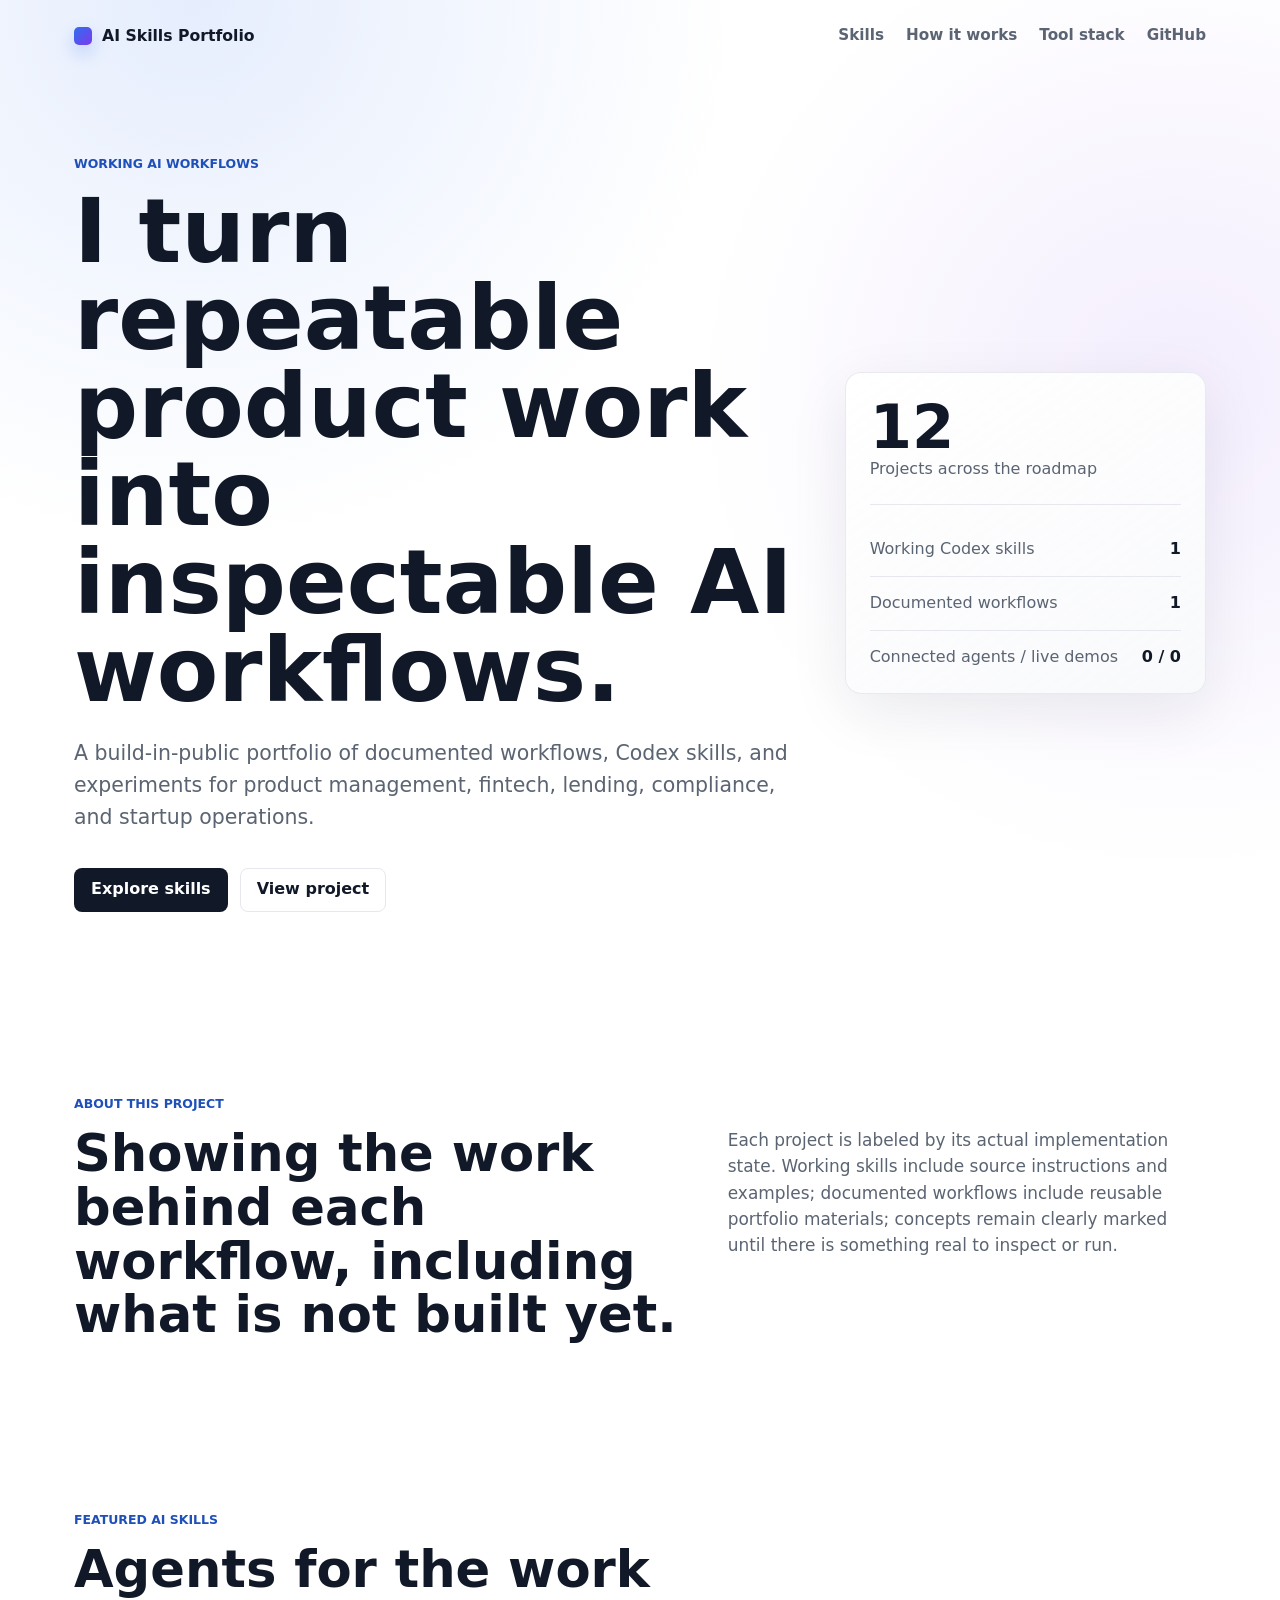
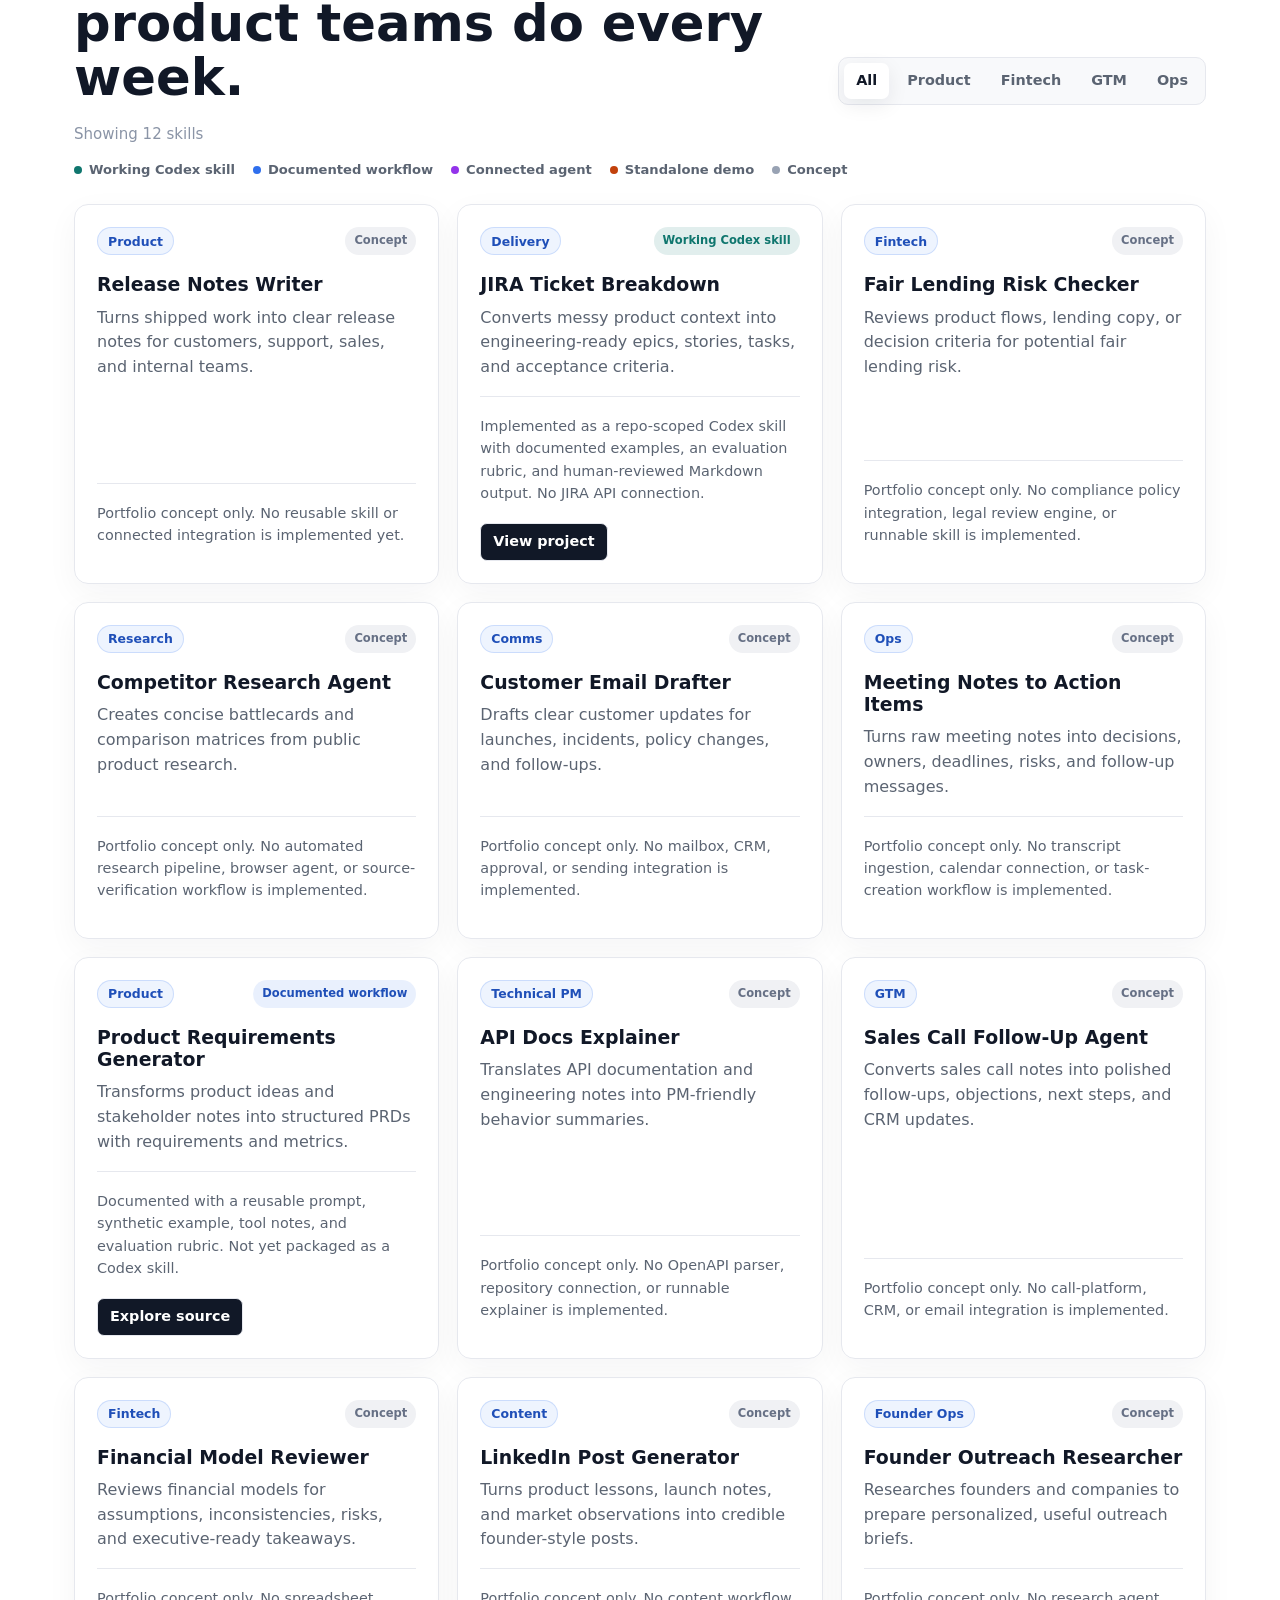
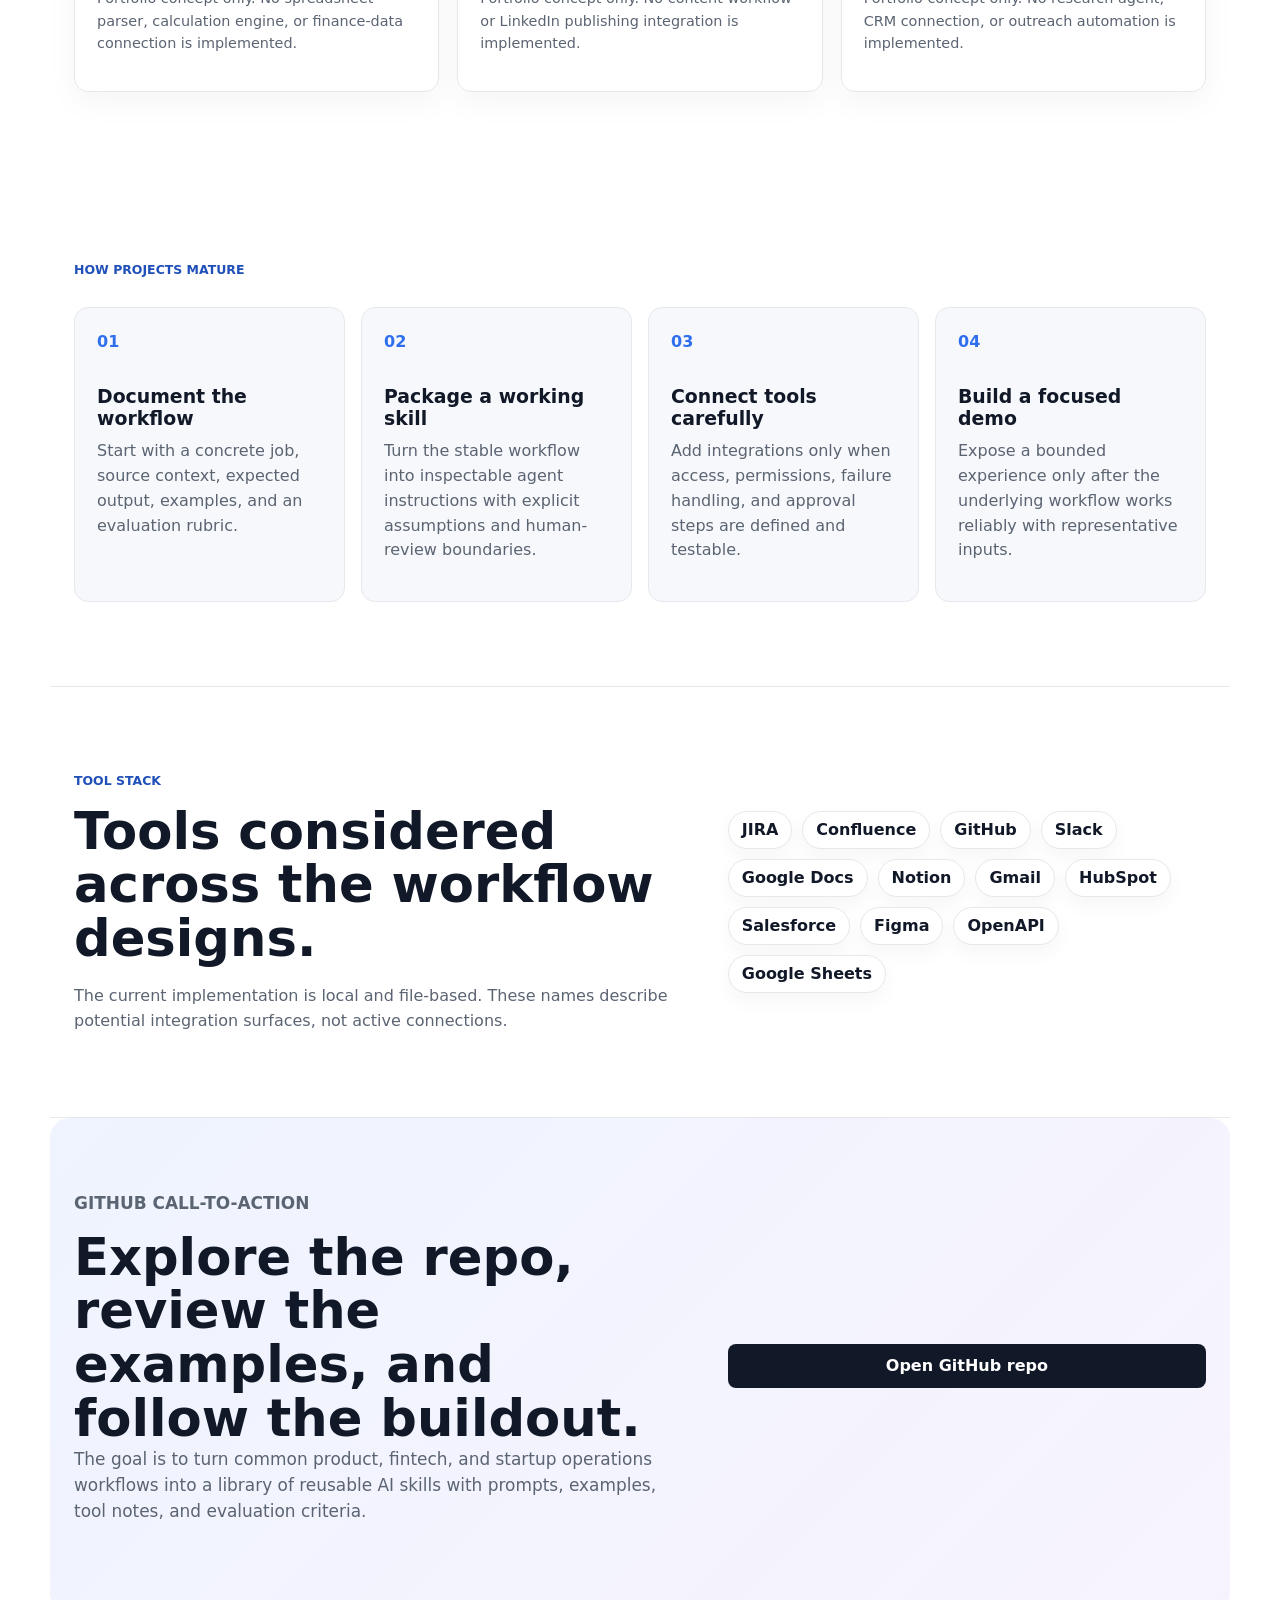
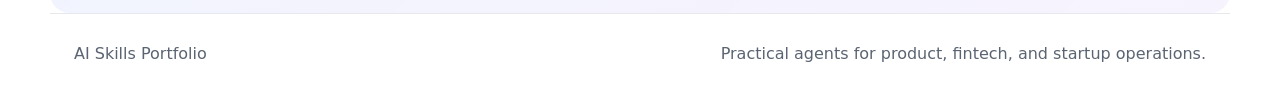
<file: portfolio-site/index.html>
<!DOCTYPE html>
<html lang="en">
<head>
  <meta charset="UTF-8">
  <meta name="viewport" content="width=device-width, initial-scale=1.0">
  <title>AI Skills Portfolio</title>
  <meta name="description" content="Working AI workflows, Codex skills, and product operations experiments for product, fintech, and startup teams.">
  <link rel="stylesheet" href="styles.css">
</head>
<body>
  <header class="site-header">
    <nav class="nav" aria-label="Primary navigation">
      <a class="brand" href="index.html">
        <span class="brand-mark" aria-hidden="true"></span>
        AI Skills Portfolio
      </a>
      <div class="nav-links">
        <a href="#skills">Skills</a>
        <a href="#how-it-works">How it works</a>
        <a href="#stack">Tool stack</a>
        <a href="#github">GitHub</a>
      </div>
    </nav>

    <section class="hero">
      <div class="hero-copy">
        <p class="eyebrow">Working AI workflows</p>
        <h1>I turn repeatable product work into inspectable AI workflows.</h1>
        <p class="subtitle">
          A build-in-public portfolio of documented workflows, Codex skills, and experiments for
          product management, fintech, lending, compliance, and startup operations.
        </p>
        <div class="hero-actions">
          <a class="button primary" href="#skills">Explore skills</a>
          <a class="button secondary" href="#github">View project</a>
        </div>
      </div>

      <aside class="hero-panel" aria-label="Portfolio summary">
        <div class="panel-stat">
          <span>12</span>
          <p>Projects across the roadmap</p>
        </div>
        <div class="panel-row">
          <span>Working Codex skills</span>
          <strong>1</strong>
        </div>
        <div class="panel-row">
          <span>Documented workflows</span>
          <strong>1</strong>
        </div>
        <div class="panel-row">
          <span>Connected agents / live demos</span>
          <strong>0 / 0</strong>
        </div>
      </aside>
    </section>
  </header>

  <main>
    <section class="section intro" id="about">
      <p class="eyebrow">About this project</p>
      <div class="split">
        <h2>Showing the work behind each workflow, including what is not built yet.</h2>
        <p>
          Each project is labeled by its actual implementation state. Working skills include source
          instructions and examples; documented workflows include reusable portfolio materials;
          concepts remain clearly marked until there is something real to inspect or run.
        </p>
      </div>
    </section>

    <section class="section" id="skills">
      <div class="section-heading">
        <div>
          <p class="eyebrow">Featured AI skills</p>
          <h2>Agents for the work product teams do every week.</h2>
        </div>
        <div class="filters" aria-label="Skill filters">
          <button class="filter-button active" type="button" data-filter="all">All</button>
          <button class="filter-button" type="button" data-filter="product">Product</button>
          <button class="filter-button" type="button" data-filter="fintech">Fintech</button>
          <button class="filter-button" type="button" data-filter="go-to-market">GTM</button>
          <button class="filter-button" type="button" data-filter="operations">Ops</button>
        </div>
      </div>

      <div class="skill-count" aria-live="polite">
        Showing <span id="visible-count">12</span> skills
      </div>

      <div class="status-legend" aria-label="Implementation status legend">
        <span><i class="status-dot status-skill"></i> Working Codex skill</span>
        <span><i class="status-dot status-documented"></i> Documented workflow</span>
        <span><i class="status-dot status-connected"></i> Connected agent</span>
        <span><i class="status-dot status-demo"></i> Standalone demo</span>
        <span><i class="status-dot status-concept"></i> Concept</span>
      </div>

      <div class="skill-grid">
        <article class="skill-card" data-category="product">
          <div class="card-meta">
            <span class="tag">Product</span>
            <span class="status-badge status-concept">Concept</span>
          </div>
          <h3>Release Notes Writer</h3>
          <p>Turns shipped work into clear release notes for customers, support, sales, and internal teams.</p>
          <p class="implementation-note">Portfolio concept only. No reusable skill or connected integration is implemented yet.</p>
        </article>

        <article class="skill-card" data-category="product operations">
          <div class="card-meta">
            <span class="tag">Delivery</span>
            <span class="status-badge status-skill">Working Codex skill</span>
          </div>
          <h3>JIRA Ticket Breakdown</h3>
          <p>Converts messy product context into engineering-ready epics, stories, tasks, and acceptance criteria.</p>
          <p class="implementation-note">Implemented as a repo-scoped Codex skill with documented examples, an evaluation rubric, and human-reviewed Markdown output. No JIRA API connection.</p>
          <a class="card-action" href="projects/jira-ticket-breakdown.html">View project</a>
        </article>

        <article class="skill-card" data-category="fintech operations">
          <div class="card-meta">
            <span class="tag">Fintech</span>
            <span class="status-badge status-concept">Concept</span>
          </div>
          <h3>Fair Lending Risk Checker</h3>
          <p>Reviews product flows, lending copy, or decision criteria for potential fair lending risk.</p>
          <p class="implementation-note">Portfolio concept only. No compliance policy integration, legal review engine, or runnable skill is implemented.</p>
        </article>

        <article class="skill-card" data-category="product go-to-market">
          <div class="card-meta">
            <span class="tag">Research</span>
            <span class="status-badge status-concept">Concept</span>
          </div>
          <h3>Competitor Research Agent</h3>
          <p>Creates concise battlecards and comparison matrices from public product research.</p>
          <p class="implementation-note">Portfolio concept only. No automated research pipeline, browser agent, or source-verification workflow is implemented.</p>
        </article>

        <article class="skill-card" data-category="operations go-to-market">
          <div class="card-meta">
            <span class="tag">Comms</span>
            <span class="status-badge status-concept">Concept</span>
          </div>
          <h3>Customer Email Drafter</h3>
          <p>Drafts clear customer updates for launches, incidents, policy changes, and follow-ups.</p>
          <p class="implementation-note">Portfolio concept only. No mailbox, CRM, approval, or sending integration is implemented.</p>
        </article>

        <article class="skill-card" data-category="operations product">
          <div class="card-meta">
            <span class="tag">Ops</span>
            <span class="status-badge status-concept">Concept</span>
          </div>
          <h3>Meeting Notes to Action Items</h3>
          <p>Turns raw meeting notes into decisions, owners, deadlines, risks, and follow-up messages.</p>
          <p class="implementation-note">Portfolio concept only. No transcript ingestion, calendar connection, or task-creation workflow is implemented.</p>
        </article>

        <article class="skill-card" data-category="product">
          <div class="card-meta">
            <span class="tag">Product</span>
            <span class="status-badge status-documented">Documented workflow</span>
          </div>
          <h3>Product Requirements Generator</h3>
          <p>Transforms product ideas and stakeholder notes into structured PRDs with requirements and metrics.</p>
          <p class="implementation-note">Documented with a reusable prompt, synthetic example, tool notes, and evaluation rubric. Not yet packaged as a Codex skill.</p>
          <a class="card-action" href="https://github.com/elspringer70/ai-skills-portfolio/tree/main/skills/prd-drafting-agent">Explore source</a>
        </article>

        <article class="skill-card" data-category="product fintech">
          <div class="card-meta">
            <span class="tag">Technical PM</span>
            <span class="status-badge status-concept">Concept</span>
          </div>
          <h3>API Docs Explainer</h3>
          <p>Translates API documentation and engineering notes into PM-friendly behavior summaries.</p>
          <p class="implementation-note">Portfolio concept only. No OpenAPI parser, repository connection, or runnable explainer is implemented.</p>
        </article>

        <article class="skill-card" data-category="go-to-market operations">
          <div class="card-meta">
            <span class="tag">GTM</span>
            <span class="status-badge status-concept">Concept</span>
          </div>
          <h3>Sales Call Follow-Up Agent</h3>
          <p>Converts sales call notes into polished follow-ups, objections, next steps, and CRM updates.</p>
          <p class="implementation-note">Portfolio concept only. No call-platform, CRM, or email integration is implemented.</p>
        </article>

        <article class="skill-card" data-category="fintech">
          <div class="card-meta">
            <span class="tag">Fintech</span>
            <span class="status-badge status-concept">Concept</span>
          </div>
          <h3>Financial Model Reviewer</h3>
          <p>Reviews financial models for assumptions, inconsistencies, risks, and executive-ready takeaways.</p>
          <p class="implementation-note">Portfolio concept only. No spreadsheet parser, calculation engine, or finance-data connection is implemented.</p>
        </article>

        <article class="skill-card" data-category="go-to-market">
          <div class="card-meta">
            <span class="tag">Content</span>
            <span class="status-badge status-concept">Concept</span>
          </div>
          <h3>LinkedIn Post Generator</h3>
          <p>Turns product lessons, launch notes, and market observations into credible founder-style posts.</p>
          <p class="implementation-note">Portfolio concept only. No content workflow or LinkedIn publishing integration is implemented.</p>
        </article>

        <article class="skill-card" data-category="go-to-market operations">
          <div class="card-meta">
            <span class="tag">Founder Ops</span>
            <span class="status-badge status-concept">Concept</span>
          </div>
          <h3>Founder Outreach Researcher</h3>
          <p>Researches founders and companies to prepare personalized, useful outreach briefs.</p>
          <p class="implementation-note">Portfolio concept only. No research agent, CRM connection, or outreach automation is implemented.</p>
        </article>
      </div>
    </section>

    <section class="section" id="how-it-works">
      <p class="eyebrow">How projects mature</p>
      <div class="process-grid">
        <div class="process-step">
          <span>01</span>
          <h3>Document the workflow</h3>
          <p>Start with a concrete job, source context, expected output, examples, and an evaluation rubric.</p>
        </div>
        <div class="process-step">
          <span>02</span>
          <h3>Package a working skill</h3>
          <p>Turn the stable workflow into inspectable agent instructions with explicit assumptions and human-review boundaries.</p>
        </div>
        <div class="process-step">
          <span>03</span>
          <h3>Connect tools carefully</h3>
          <p>Add integrations only when access, permissions, failure handling, and approval steps are defined and testable.</p>
        </div>
        <div class="process-step">
          <span>04</span>
          <h3>Build a focused demo</h3>
          <p>Expose a bounded experience only after the underlying workflow works reliably with representative inputs.</p>
        </div>
      </div>
    </section>

    <section class="section stack-section" id="stack">
      <div>
        <p class="eyebrow">Tool stack</p>
        <h2>Tools considered across the workflow designs.</h2>
        <p class="stack-note">The current implementation is local and file-based. These names describe potential integration surfaces, not active connections.</p>
      </div>
      <div class="tool-grid">
        <span>JIRA</span>
        <span>Confluence</span>
        <span>GitHub</span>
        <span>Slack</span>
        <span>Google Docs</span>
        <span>Notion</span>
        <span>Gmail</span>
        <span>HubSpot</span>
        <span>Salesforce</span>
        <span>Figma</span>
        <span>OpenAPI</span>
        <span>Google Sheets</span>
      </div>
    </section>

    <section class="section github-cta" id="github">
      <div>
        <p class="eyebrow">GitHub call-to-action</p>
        <h2>Explore the repo, review the examples, and follow the buildout.</h2>
        <p>
          The goal is to turn common product, fintech, and startup operations workflows into a
          library of reusable AI skills with prompts, examples, tool notes, and evaluation criteria.
        </p>
      </div>
      <a class="button primary dark" href="https://github.com/elspringer70/ai-skills-portfolio" aria-label="Open the AI skills portfolio on GitHub">Open GitHub repo</a>
    </section>
  </main>

  <footer class="footer">
    <p>AI Skills Portfolio</p>
    <p>Practical agents for product, fintech, and startup operations.</p>
  </footer>

  <script src="script.js"></script>
</body>
</html>
</file>
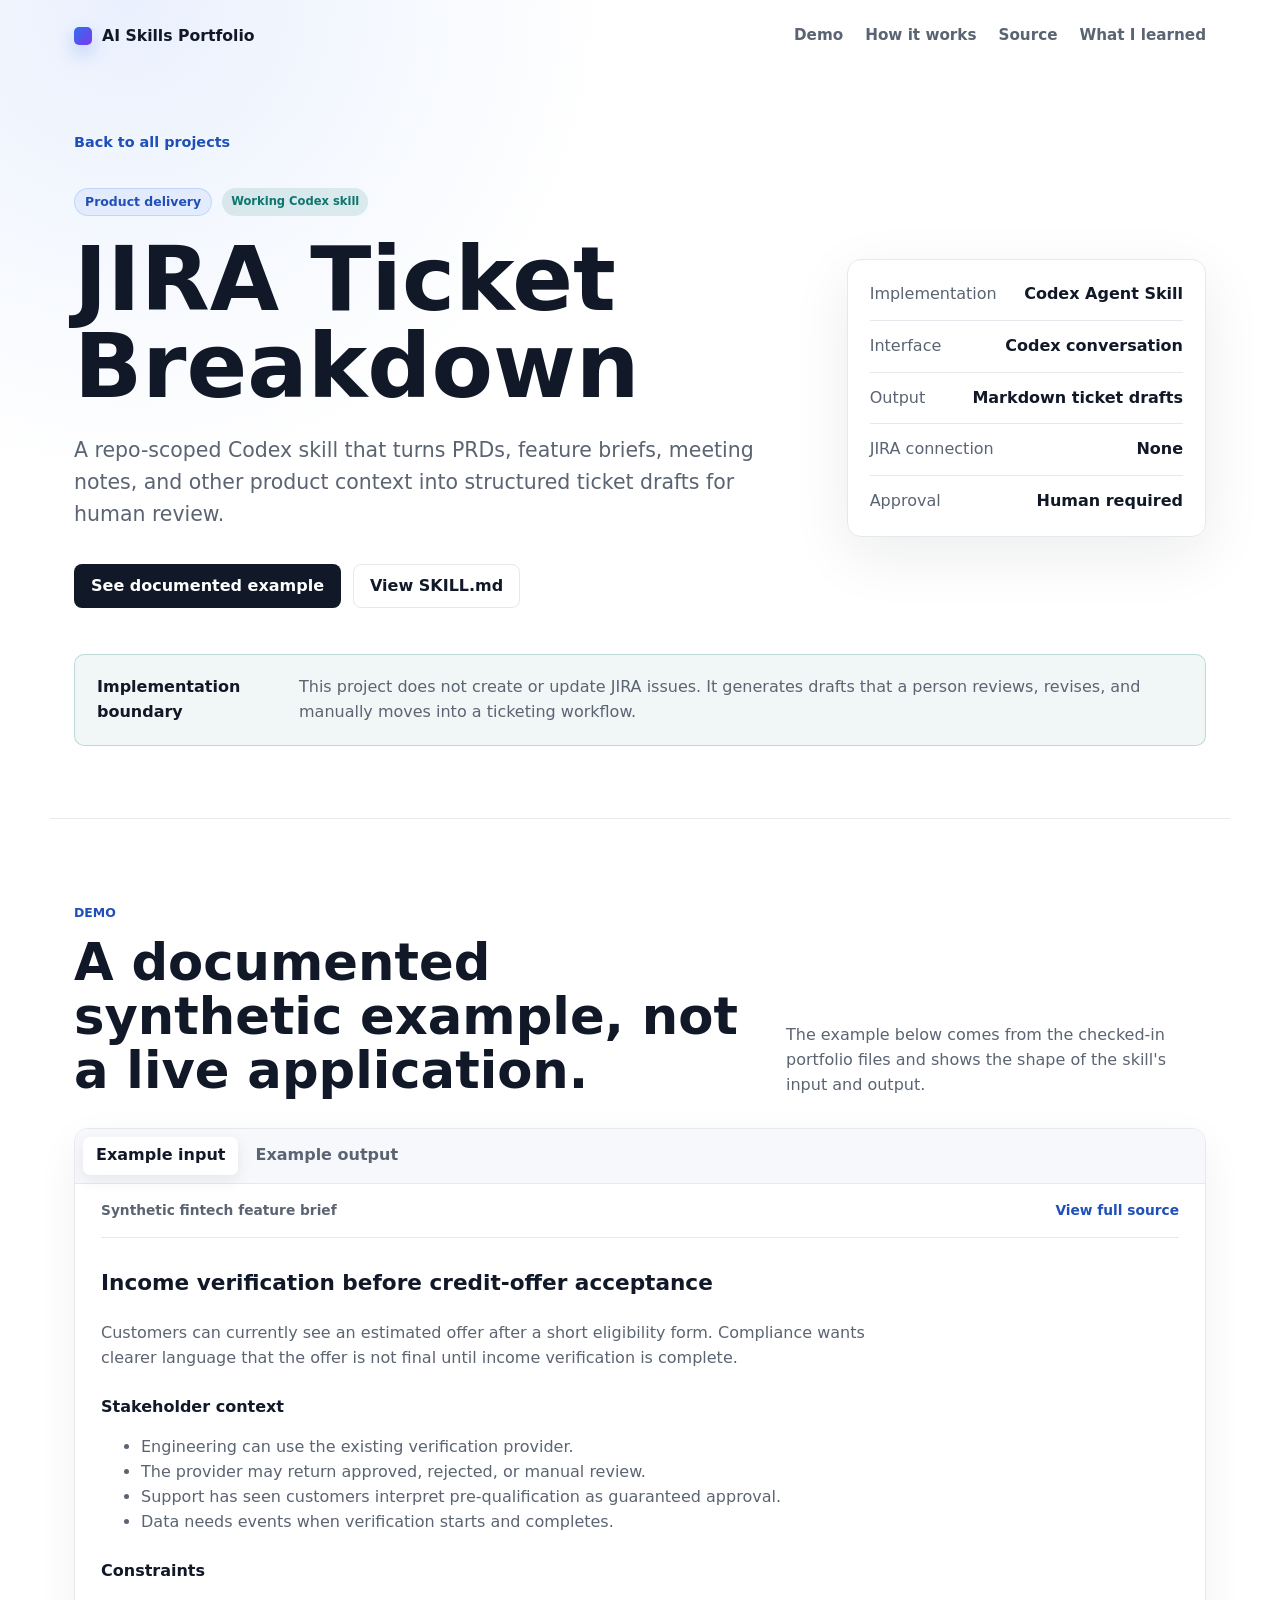
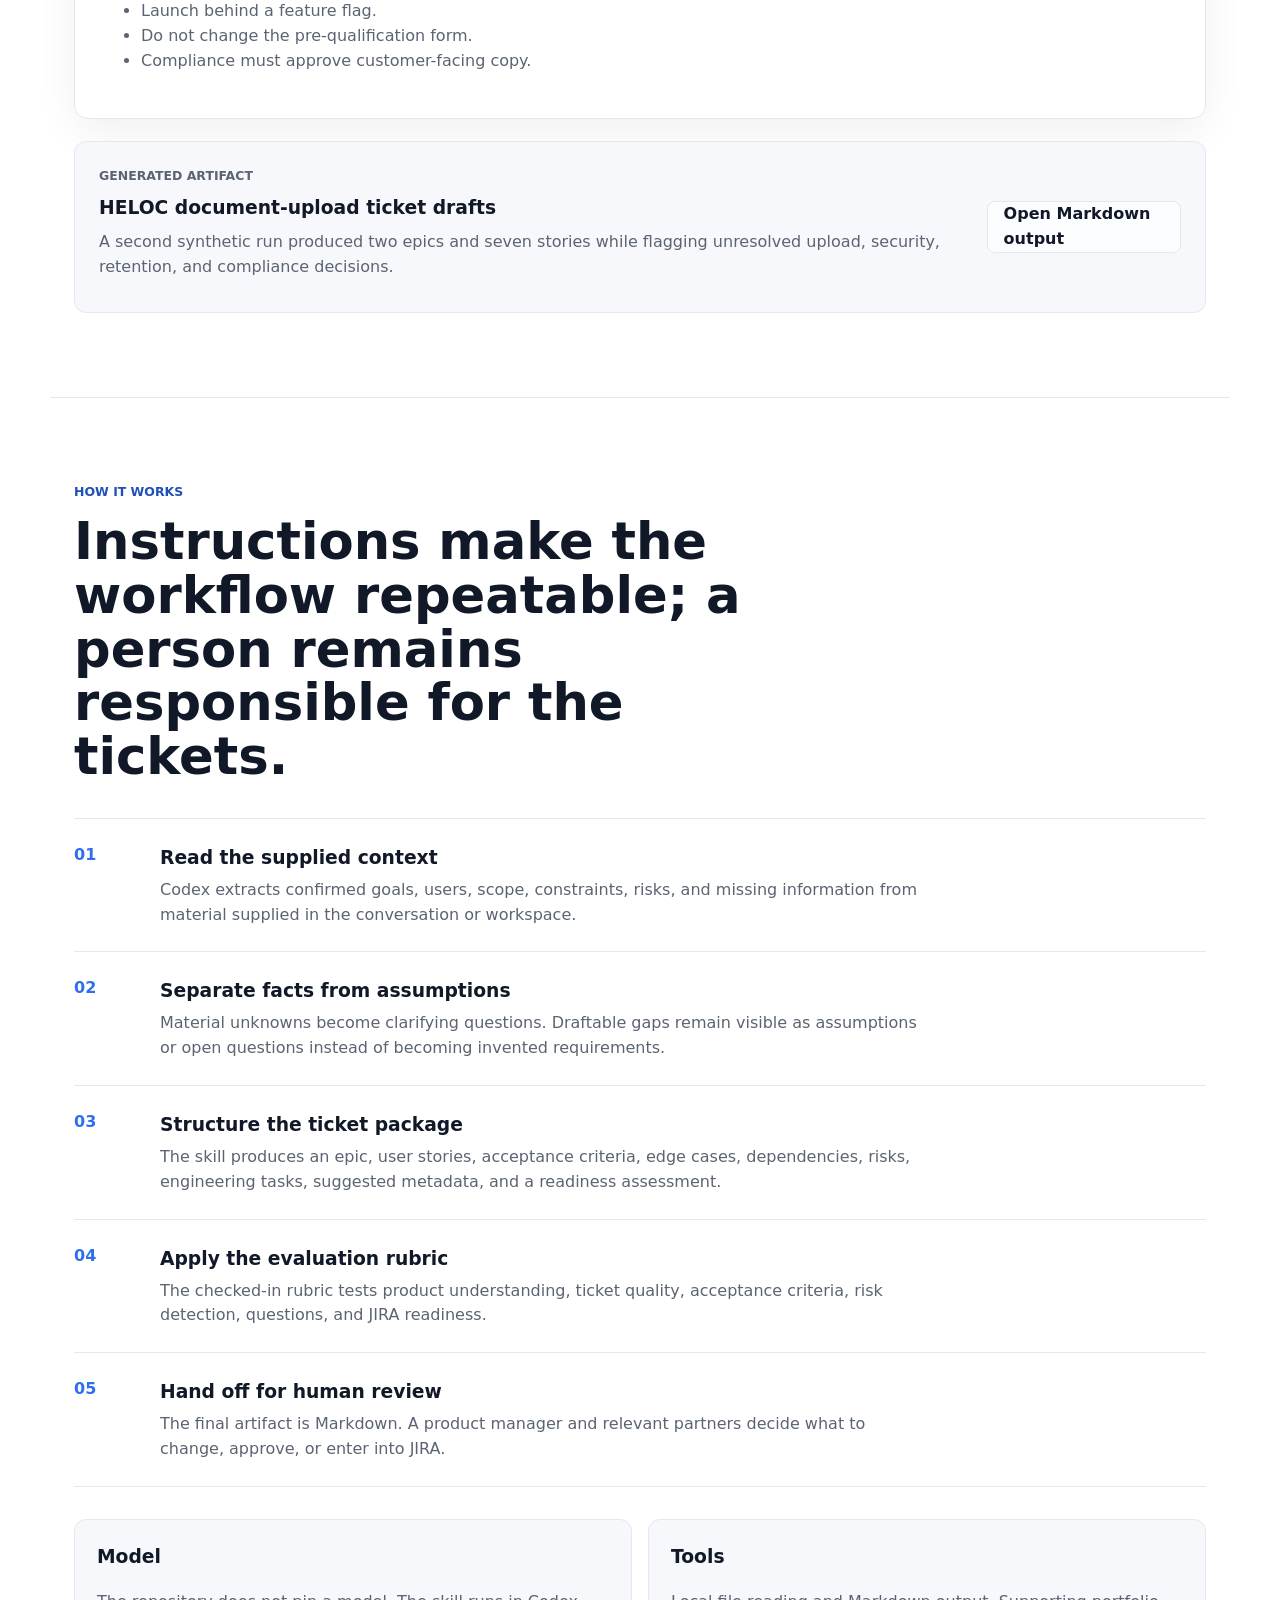
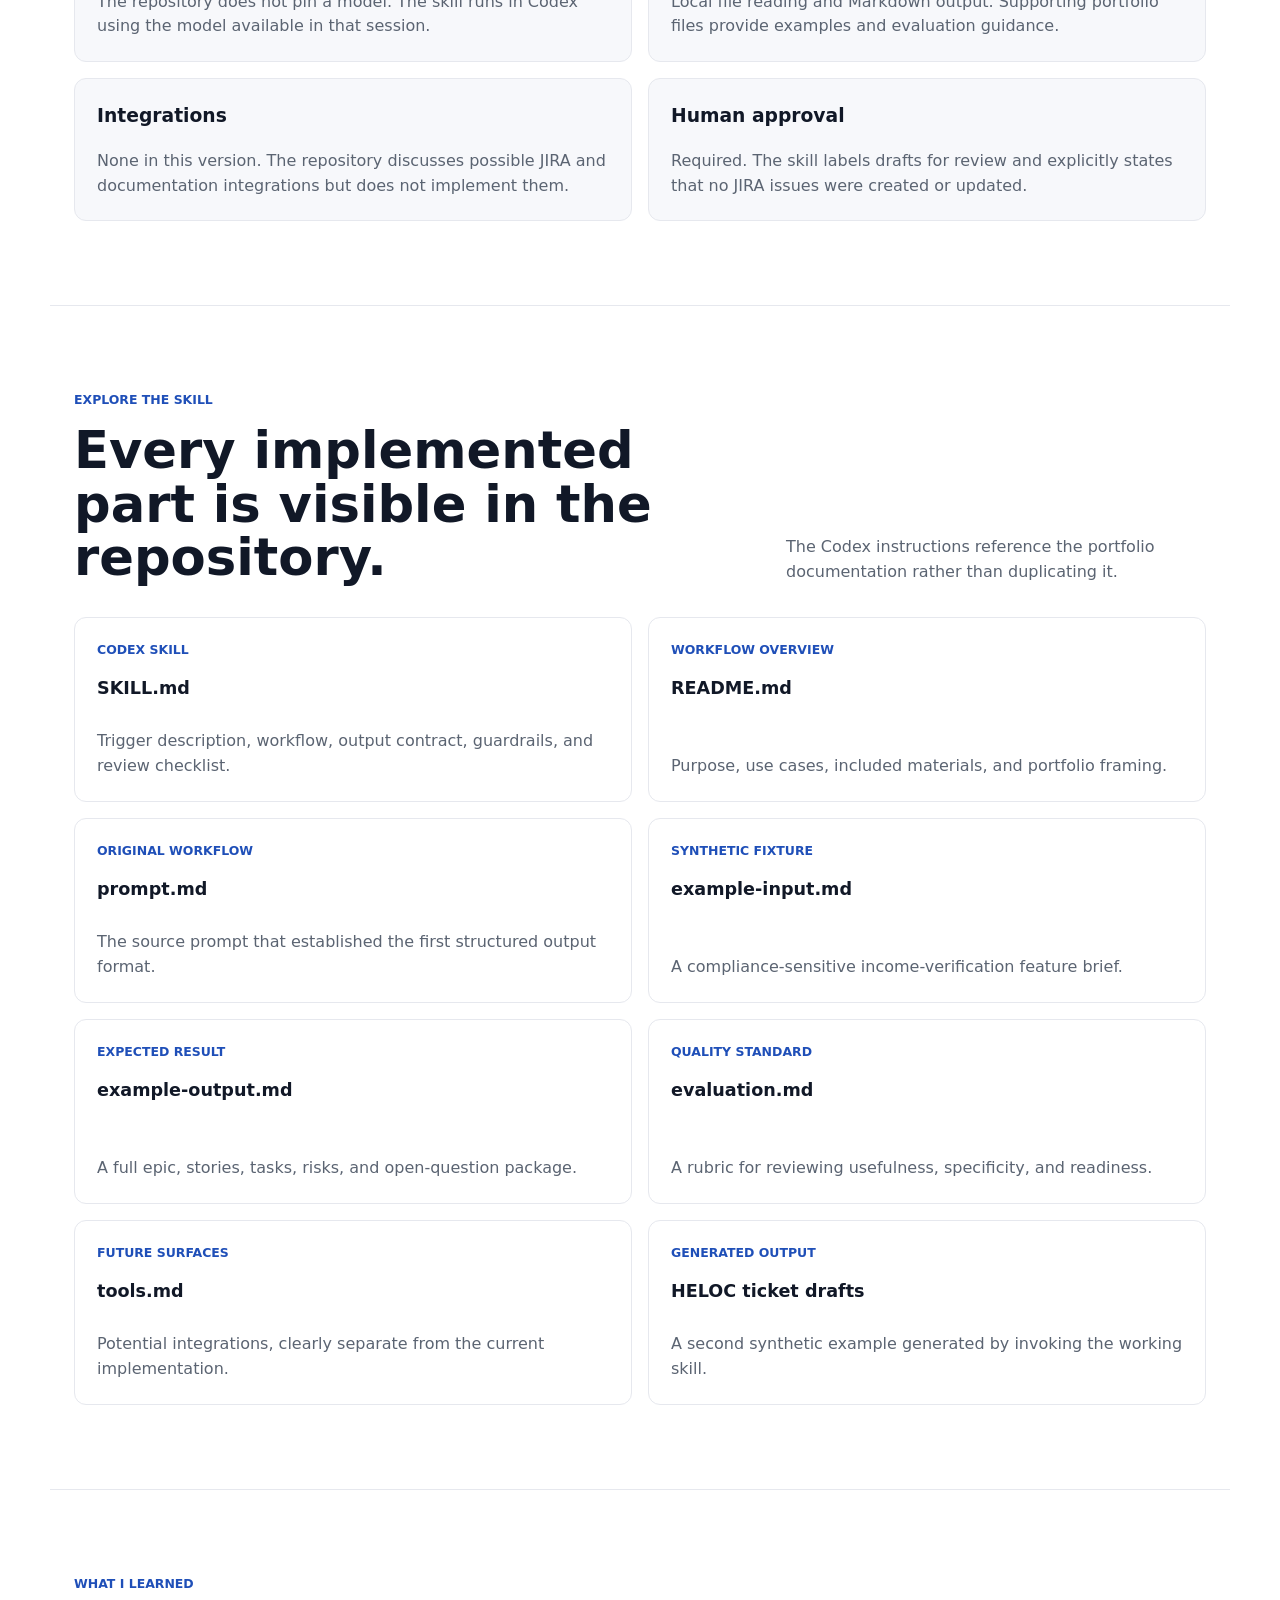
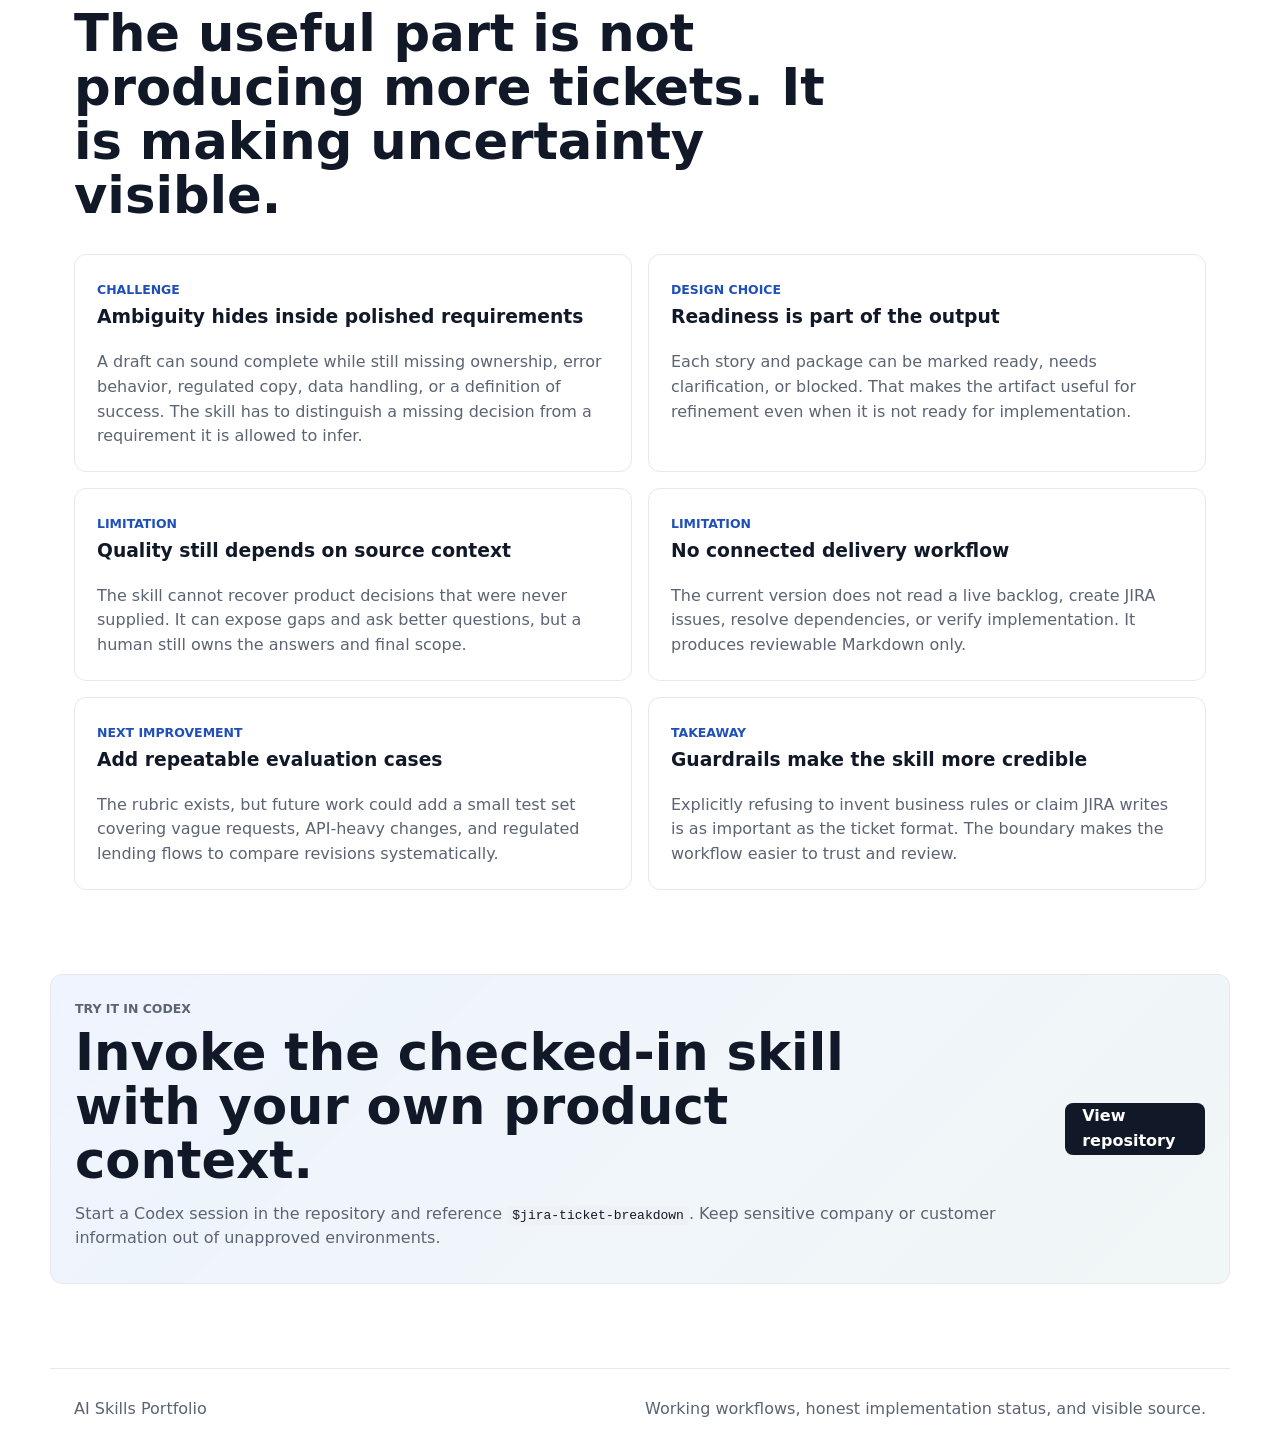
<file: portfolio-site/projects/jira-ticket-breakdown.html>
<!DOCTYPE html>
<html lang="en">
<head>
  <meta charset="UTF-8">
  <meta name="viewport" content="width=device-width, initial-scale=1.0">
  <title>JIRA Ticket Breakdown | AI Skills Portfolio</title>
  <meta name="description" content="A working Codex skill that turns product context into human-reviewable epic and user-story drafts.">
  <link rel="stylesheet" href="../styles.css">
</head>
<body class="project-page">
  <header class="project-header">
    <nav class="nav" aria-label="Primary navigation">
      <a class="brand" href="../index.html">
        <span class="brand-mark" aria-hidden="true"></span>
        AI Skills Portfolio
      </a>
      <div class="nav-links">
        <a href="#demo">Demo</a>
        <a href="#how-it-works">How it works</a>
        <a href="#source">Source</a>
        <a href="#learned">What I learned</a>
      </div>
    </nav>
  </header>

  <main>
    <section class="project-hero section">
      <a class="back-link" href="../index.html#skills">Back to all projects</a>
      <div class="project-hero-grid">
        <div>
          <div class="card-meta project-meta">
            <span class="tag">Product delivery</span>
            <span class="status-badge status-skill">Working Codex skill</span>
          </div>
          <h1>JIRA Ticket Breakdown</h1>
          <p class="subtitle">
            A repo-scoped Codex skill that turns PRDs, feature briefs, meeting notes, and other
            product context into structured ticket drafts for human review.
          </p>
          <div class="hero-actions">
            <a class="button primary" href="#demo">See documented example</a>
            <a class="button secondary" href="https://github.com/elspringer70/ai-skills-portfolio/blob/main/.agents/skills/jira-ticket-breakdown/SKILL.md">View SKILL.md</a>
          </div>
        </div>

        <aside class="fact-panel" aria-label="Implementation facts">
          <div class="fact-row">
            <span>Implementation</span>
            <strong>Codex Agent Skill</strong>
          </div>
          <div class="fact-row">
            <span>Interface</span>
            <strong>Codex conversation</strong>
          </div>
          <div class="fact-row">
            <span>Output</span>
            <strong>Markdown ticket drafts</strong>
          </div>
          <div class="fact-row">
            <span>JIRA connection</span>
            <strong>None</strong>
          </div>
          <div class="fact-row">
            <span>Approval</span>
            <strong>Human required</strong>
          </div>
        </aside>
      </div>

      <div class="truth-callout">
        <strong>Implementation boundary</strong>
        <p>This project does not create or update JIRA issues. It generates drafts that a person reviews, revises, and manually moves into a ticketing workflow.</p>
      </div>
    </section>

    <section class="section project-section" id="demo">
      <div class="section-heading project-heading">
        <div>
          <p class="eyebrow">Demo</p>
          <h2>A documented synthetic example, not a live application.</h2>
        </div>
        <p>The example below comes from the checked-in portfolio files and shows the shape of the skill's input and output.</p>
      </div>

      <div class="demo-shell">
        <div class="demo-tabs" role="tablist" aria-label="Example input and output">
          <button class="demo-tab active" type="button" role="tab" aria-selected="true" aria-controls="example-input" data-tab-target="example-input">Example input</button>
          <button class="demo-tab" type="button" role="tab" aria-selected="false" aria-controls="example-output" data-tab-target="example-output">Example output</button>
        </div>

        <div class="demo-panel active" id="example-input" role="tabpanel">
          <div class="code-heading">
            <span>Synthetic fintech feature brief</span>
            <a href="https://github.com/elspringer70/ai-skills-portfolio/blob/main/skills/jira-ticket-breakdown-agent/example-input.md">View full source</a>
          </div>
          <div class="document-preview">
            <h3>Income verification before credit-offer acceptance</h3>
            <p>Customers can currently see an estimated offer after a short eligibility form. Compliance wants clearer language that the offer is not final until income verification is complete.</p>
            <h4>Stakeholder context</h4>
            <ul>
              <li>Engineering can use the existing verification provider.</li>
              <li>The provider may return approved, rejected, or manual review.</li>
              <li>Support has seen customers interpret pre-qualification as guaranteed approval.</li>
              <li>Data needs events when verification starts and completes.</li>
            </ul>
            <h4>Constraints</h4>
            <ul>
              <li>Launch behind a feature flag.</li>
              <li>Do not change the pre-qualification form.</li>
              <li>Compliance must approve customer-facing copy.</li>
            </ul>
          </div>
        </div>

        <div class="demo-panel" id="example-output" role="tabpanel" hidden>
          <div class="code-heading">
            <span>Excerpt from the generated ticket package</span>
            <a href="https://github.com/elspringer70/ai-skills-portfolio/blob/main/skills/jira-ticket-breakdown-agent/example-output.md">View full source</a>
          </div>
          <div class="document-preview">
            <h3>Epic: Add income verification before credit-offer acceptance</h3>
            <p><strong>Goal:</strong> Ensure customers understand that pre-qualified offers are conditional until income verification is complete.</p>
            <p><strong>In scope:</strong> Confirmation step, provider handoff, approved/rejected/manual-review states, analytics events, feature flag, and compliance-approved copy.</p>
            <h4>Example story</h4>
            <p><strong>Title:</strong> Add manual review state for income verification</p>
            <p>As a customer whose verification requires manual review, I want to know what happens next so that I am not left waiting without context.</p>
            <h4>Acceptance criteria excerpt</h4>
            <ul>
              <li>When the provider returns manual review, the application displays a pending-review state.</li>
              <li>The customer cannot continue to final offer details while review is pending.</li>
              <li>The application records a completion event with status <code>manual_review</code>.</li>
              <li>Customer-facing language requires compliance approval.</li>
            </ul>
            <h4>Open question</h4>
            <p>Should customers receive an email or in-app notification when manual review completes?</p>
          </div>
        </div>
      </div>

      <div class="secondary-example">
        <div>
          <p class="eyebrow">Generated artifact</p>
          <h3>HELOC document-upload ticket drafts</h3>
          <p>A second synthetic run produced two epics and seven stories while flagging unresolved upload, security, retention, and compliance decisions.</p>
        </div>
        <a class="button secondary" href="https://github.com/elspringer70/ai-skills-portfolio/blob/main/outputs/heloc-document-upload-ticket-drafts.md">Open Markdown output</a>
      </div>
    </section>

    <section class="section project-section" id="how-it-works">
      <p class="eyebrow">How it works</p>
      <h2>Instructions make the workflow repeatable; a person remains responsible for the tickets.</h2>

      <div class="workflow-list">
        <div class="workflow-item">
          <span>01</span>
          <div>
            <h3>Read the supplied context</h3>
            <p>Codex extracts confirmed goals, users, scope, constraints, risks, and missing information from material supplied in the conversation or workspace.</p>
          </div>
        </div>
        <div class="workflow-item">
          <span>02</span>
          <div>
            <h3>Separate facts from assumptions</h3>
            <p>Material unknowns become clarifying questions. Draftable gaps remain visible as assumptions or open questions instead of becoming invented requirements.</p>
          </div>
        </div>
        <div class="workflow-item">
          <span>03</span>
          <div>
            <h3>Structure the ticket package</h3>
            <p>The skill produces an epic, user stories, acceptance criteria, edge cases, dependencies, risks, engineering tasks, suggested metadata, and a readiness assessment.</p>
          </div>
        </div>
        <div class="workflow-item">
          <span>04</span>
          <div>
            <h3>Apply the evaluation rubric</h3>
            <p>The checked-in rubric tests product understanding, ticket quality, acceptance criteria, risk detection, questions, and JIRA readiness.</p>
          </div>
        </div>
        <div class="workflow-item">
          <span>05</span>
          <div>
            <h3>Hand off for human review</h3>
            <p>The final artifact is Markdown. A product manager and relevant partners decide what to change, approve, or enter into JIRA.</p>
          </div>
        </div>
      </div>

      <div class="implementation-grid">
        <article>
          <h3>Model</h3>
          <p>The repository does not pin a model. The skill runs in Codex using the model available in that session.</p>
        </article>
        <article>
          <h3>Tools</h3>
          <p>Local file reading and Markdown output. Supporting portfolio files provide examples and evaluation guidance.</p>
        </article>
        <article>
          <h3>Integrations</h3>
          <p>None in this version. The repository discusses possible JIRA and documentation integrations but does not implement them.</p>
        </article>
        <article>
          <h3>Human approval</h3>
          <p>Required. The skill labels drafts for review and explicitly states that no JIRA issues were created or updated.</p>
        </article>
      </div>
    </section>

    <section class="section project-section" id="source">
      <div class="section-heading project-heading">
        <div>
          <p class="eyebrow">Explore the skill</p>
          <h2>Every implemented part is visible in the repository.</h2>
        </div>
        <p>The Codex instructions reference the portfolio documentation rather than duplicating it.</p>
      </div>

      <div class="source-grid">
        <a href="https://github.com/elspringer70/ai-skills-portfolio/blob/main/.agents/skills/jira-ticket-breakdown/SKILL.md">
          <span>Codex skill</span>
          <strong>SKILL.md</strong>
          <p>Trigger description, workflow, output contract, guardrails, and review checklist.</p>
        </a>
        <a href="https://github.com/elspringer70/ai-skills-portfolio/tree/main/skills/jira-ticket-breakdown-agent">
          <span>Workflow overview</span>
          <strong>README.md</strong>
          <p>Purpose, use cases, included materials, and portfolio framing.</p>
        </a>
        <a href="https://github.com/elspringer70/ai-skills-portfolio/blob/main/skills/jira-ticket-breakdown-agent/prompt.md">
          <span>Original workflow</span>
          <strong>prompt.md</strong>
          <p>The source prompt that established the first structured output format.</p>
        </a>
        <a href="https://github.com/elspringer70/ai-skills-portfolio/blob/main/skills/jira-ticket-breakdown-agent/example-input.md">
          <span>Synthetic fixture</span>
          <strong>example-input.md</strong>
          <p>A compliance-sensitive income-verification feature brief.</p>
        </a>
        <a href="https://github.com/elspringer70/ai-skills-portfolio/blob/main/skills/jira-ticket-breakdown-agent/example-output.md">
          <span>Expected result</span>
          <strong>example-output.md</strong>
          <p>A full epic, stories, tasks, risks, and open-question package.</p>
        </a>
        <a href="https://github.com/elspringer70/ai-skills-portfolio/blob/main/skills/jira-ticket-breakdown-agent/evaluation.md">
          <span>Quality standard</span>
          <strong>evaluation.md</strong>
          <p>A rubric for reviewing usefulness, specificity, and readiness.</p>
        </a>
        <a href="https://github.com/elspringer70/ai-skills-portfolio/blob/main/skills/jira-ticket-breakdown-agent/tools.md">
          <span>Future surfaces</span>
          <strong>tools.md</strong>
          <p>Potential integrations, clearly separate from the current implementation.</p>
        </a>
        <a href="https://github.com/elspringer70/ai-skills-portfolio/blob/main/outputs/heloc-document-upload-ticket-drafts.md">
          <span>Generated output</span>
          <strong>HELOC ticket drafts</strong>
          <p>A second synthetic example generated by invoking the working skill.</p>
        </a>
      </div>
    </section>

    <section class="section project-section" id="learned">
      <p class="eyebrow">What I learned</p>
      <h2>The useful part is not producing more tickets. It is making uncertainty visible.</h2>

      <div class="learning-grid">
        <article>
          <span>Challenge</span>
          <h3>Ambiguity hides inside polished requirements</h3>
          <p>A draft can sound complete while still missing ownership, error behavior, regulated copy, data handling, or a definition of success. The skill has to distinguish a missing decision from a requirement it is allowed to infer.</p>
        </article>
        <article>
          <span>Design choice</span>
          <h3>Readiness is part of the output</h3>
          <p>Each story and package can be marked ready, needs clarification, or blocked. That makes the artifact useful for refinement even when it is not ready for implementation.</p>
        </article>
        <article>
          <span>Limitation</span>
          <h3>Quality still depends on source context</h3>
          <p>The skill cannot recover product decisions that were never supplied. It can expose gaps and ask better questions, but a human still owns the answers and final scope.</p>
        </article>
        <article>
          <span>Limitation</span>
          <h3>No connected delivery workflow</h3>
          <p>The current version does not read a live backlog, create JIRA issues, resolve dependencies, or verify implementation. It produces reviewable Markdown only.</p>
        </article>
        <article>
          <span>Next improvement</span>
          <h3>Add repeatable evaluation cases</h3>
          <p>The rubric exists, but future work could add a small test set covering vague requests, API-heavy changes, and regulated lending flows to compare revisions systematically.</p>
        </article>
        <article>
          <span>Takeaway</span>
          <h3>Guardrails make the skill more credible</h3>
          <p>Explicitly refusing to invent business rules or claim JIRA writes is as important as the ticket format. The boundary makes the workflow easier to trust and review.</p>
        </article>
      </div>
    </section>

    <section class="section project-cta">
      <div>
        <p class="eyebrow">Try it in Codex</p>
        <h2>Invoke the checked-in skill with your own product context.</h2>
        <p>Start a Codex session in the repository and reference <code>$jira-ticket-breakdown</code>. Keep sensitive company or customer information out of unapproved environments.</p>
      </div>
      <a class="button primary" href="https://github.com/elspringer70/ai-skills-portfolio">View repository</a>
    </section>
  </main>

  <footer class="footer">
    <p>AI Skills Portfolio</p>
    <p>Working workflows, honest implementation status, and visible source.</p>
  </footer>

  <script src="../script.js"></script>
</body>
</html>
</file>
<file: portfolio-site/styles.css>
:root {
  --bg: #ffffff;
  --soft-bg: #f7f8fb;
  --ink: #111827;
  --muted: #5b6472;
  --subtle: #8a94a6;
  --line: #e6e8ee;
  --panel: rgba(255, 255, 255, 0.84);
  --blue: #2f6fed;
  --blue-dark: #1f4fb8;
  --purple: #7c3aed;
  --green: #0f766e;
  --shadow: 0 18px 60px rgba(17, 24, 39, 0.08);
}

* {
  box-sizing: border-box;
}

html {
  scroll-behavior: smooth;
}

body {
  margin: 0;
  background:
    radial-gradient(circle at 15% 0%, rgba(47, 111, 237, 0.12), transparent 34rem),
    radial-gradient(circle at 92% 8%, rgba(124, 58, 237, 0.09), transparent 30rem),
    var(--bg);
  color: var(--ink);
  font-family: ui-sans-serif, system-ui, -apple-system, BlinkMacSystemFont, "Segoe UI", sans-serif;
  line-height: 1.55;
}

a {
  color: inherit;
  text-decoration: none;
}

.site-header,
.section,
.footer {
  max-width: 1180px;
  margin: 0 auto;
  padding-left: 24px;
  padding-right: 24px;
}

.nav {
  display: flex;
  align-items: center;
  justify-content: space-between;
  gap: 24px;
  padding-top: 24px;
  padding-bottom: 24px;
}

.brand,
.nav-links,
.hero-actions,
.filters,
.tool-grid,
.footer {
  display: flex;
  align-items: center;
}

.brand {
  gap: 10px;
  font-size: 0.98rem;
  font-weight: 800;
}

.brand-mark {
  width: 18px;
  height: 18px;
  border-radius: 5px;
  background: linear-gradient(135deg, var(--blue), var(--purple));
  box-shadow: 0 8px 18px rgba(47, 111, 237, 0.28);
}

.nav-links {
  gap: 22px;
  color: var(--muted);
  font-size: 0.95rem;
  font-weight: 650;
}

.nav-links a:hover {
  color: var(--ink);
}

.hero {
  display: grid;
  grid-template-columns: minmax(0, 1.1fr) minmax(320px, 0.55fr);
  gap: 48px;
  align-items: center;
  padding-top: 82px;
  padding-bottom: 98px;
}

.eyebrow {
  margin: 0 0 14px;
  color: var(--blue-dark);
  font-size: 0.78rem;
  font-weight: 850;
  letter-spacing: 0;
  text-transform: uppercase;
}

h1,
h2,
h3,
p {
  margin-top: 0;
}

h1 {
  max-width: 850px;
  margin-bottom: 24px;
  font-size: clamp(3rem, 7vw, 5.7rem);
  line-height: 0.98;
  letter-spacing: 0;
}

.subtitle {
  max-width: 760px;
  color: var(--muted);
  font-size: clamp(1.08rem, 2vw, 1.28rem);
}

.hero-actions {
  flex-wrap: wrap;
  gap: 12px;
  margin-top: 34px;
}

.button {
  display: inline-flex;
  align-items: center;
  justify-content: center;
  min-height: 44px;
  padding: 0 16px;
  border: 1px solid var(--line);
  border-radius: 8px;
  font-weight: 780;
  transition: transform 160ms ease, box-shadow 160ms ease, border-color 160ms ease;
}

.button:hover {
  transform: translateY(-1px);
  box-shadow: 0 10px 28px rgba(17, 24, 39, 0.09);
}

.button.primary {
  border-color: transparent;
  background: var(--ink);
  color: #ffffff;
}

.button.secondary {
  background: rgba(255, 255, 255, 0.7);
  color: var(--ink);
}

.button.dark {
  white-space: nowrap;
}

.hero-panel {
  border: 1px solid rgba(230, 232, 238, 0.9);
  border-radius: 16px;
  background:
    linear-gradient(145deg, rgba(255, 255, 255, 0.95), rgba(247, 248, 251, 0.78)),
    var(--panel);
  box-shadow: var(--shadow);
  padding: 24px;
}

.panel-stat {
  padding-bottom: 22px;
  margin-bottom: 18px;
  border-bottom: 1px solid var(--line);
}

.panel-stat span {
  display: block;
  font-size: 3.8rem;
  font-weight: 850;
  line-height: 1;
}

.panel-stat p,
.panel-row span {
  color: var(--muted);
}

.panel-stat p,
.panel-row strong,
.panel-row span {
  margin: 0;
}

.panel-row {
  display: flex;
  justify-content: space-between;
  gap: 18px;
  padding: 14px 0;
  border-bottom: 1px solid var(--line);
}

.panel-row:last-child {
  border-bottom: 0;
  padding-bottom: 0;
}

.section {
  padding-top: 84px;
  padding-bottom: 84px;
}

.split,
.stack-section,
.github-cta {
  display: grid;
  grid-template-columns: minmax(0, 0.95fr) minmax(300px, 0.75fr);
  gap: 48px;
  align-items: start;
}

h2 {
  max-width: 780px;
  margin-bottom: 0;
  font-size: clamp(2rem, 4vw, 3.35rem);
  line-height: 1.05;
  letter-spacing: 0;
}

.split p,
.github-cta p {
  color: var(--muted);
  font-size: 1.06rem;
}

.section-heading {
  display: flex;
  justify-content: space-between;
  gap: 28px;
  align-items: end;
  margin-bottom: 18px;
}

.filters {
  max-width: 100%;
  gap: 6px;
  padding: 5px;
  border: 1px solid var(--line);
  border-radius: 10px;
  background: rgba(247, 248, 251, 0.8);
}

.filter-button {
  min-height: 36px;
  padding: 0 12px;
  border: 0;
  border-radius: 7px;
  background: transparent;
  color: var(--muted);
  font: inherit;
  font-size: 0.9rem;
  font-weight: 760;
  cursor: pointer;
}

.filter-button.active {
  background: #ffffff;
  color: var(--ink);
  box-shadow: 0 6px 20px rgba(17, 24, 39, 0.08);
}

.skill-count {
  margin-bottom: 14px;
  color: var(--subtle);
  font-size: 0.94rem;
}

.status-legend {
  display: flex;
  flex-wrap: wrap;
  gap: 10px 18px;
  margin-bottom: 24px;
  color: var(--muted);
  font-size: 0.82rem;
  font-weight: 700;
}

.status-legend span {
  display: inline-flex;
  align-items: center;
  gap: 7px;
}

.status-dot {
  width: 8px;
  height: 8px;
  border-radius: 50%;
  background: var(--subtle);
}

.status-dot.status-skill,
.status-badge.status-skill {
  background: rgba(15, 118, 110, 0.12);
  color: var(--green);
}

.status-dot.status-skill {
  background: var(--green);
}

.status-dot.status-documented,
.status-badge.status-documented {
  background: rgba(47, 111, 237, 0.1);
  color: var(--blue-dark);
}

.status-dot.status-documented {
  background: var(--blue);
}

.status-dot.status-connected {
  background: #9333ea;
}

.status-dot.status-demo {
  background: #c2410c;
}

.status-dot.status-concept,
.status-badge.status-concept {
  background: #f0f1f4;
  color: #667085;
}

.status-dot.status-concept {
  background: #98a2b3;
}

.skill-grid {
  display: grid;
  grid-template-columns: repeat(3, minmax(0, 1fr));
  gap: 18px;
}

.skill-card {
  display: flex;
  min-height: 300px;
  flex-direction: column;
  padding: 22px;
  border: 1px solid var(--line);
  border-radius: 14px;
  background: rgba(255, 255, 255, 0.86);
  box-shadow: 0 10px 32px rgba(17, 24, 39, 0.045);
  transition: transform 160ms ease, box-shadow 160ms ease, border-color 160ms ease;
}

.skill-card:hover {
  transform: translateY(-2px);
  border-color: rgba(47, 111, 237, 0.28);
  box-shadow: 0 18px 44px rgba(17, 24, 39, 0.08);
}

.skill-card.is-hidden {
  display: none;
}

.tag {
  display: inline-flex;
  align-self: flex-start;
  align-items: center;
  min-height: 28px;
  padding: 0 10px;
  margin-bottom: 18px;
  border: 1px solid rgba(47, 111, 237, 0.18);
  border-radius: 999px;
  background: rgba(47, 111, 237, 0.08);
  color: var(--blue-dark);
  font-size: 0.78rem;
  font-weight: 820;
}

.card-meta {
  display: flex;
  align-items: flex-start;
  justify-content: space-between;
  gap: 10px;
  margin-bottom: 18px;
}

.card-meta .tag {
  margin-bottom: 0;
}

.status-badge {
  display: inline-flex;
  align-items: center;
  min-height: 28px;
  padding: 0 9px;
  border-radius: 999px;
  font-size: 0.72rem;
  font-weight: 820;
  text-align: center;
}

.skill-card h3,
.process-step h3 {
  margin-bottom: 10px;
  font-size: 1.18rem;
  line-height: 1.18;
}

.skill-card p,
.process-step p {
  color: var(--muted);
}

.implementation-note {
  margin-top: auto;
  padding-top: 18px;
  border-top: 1px solid var(--line);
  font-size: 0.9rem;
}

.card-action {
  display: inline-flex;
  align-items: center;
  align-self: flex-start;
  min-height: 38px;
  padding: 0 12px;
  margin-top: 4px;
  border: 1px solid var(--line);
  border-radius: 7px;
  background: var(--ink);
  color: #ffffff;
  font-size: 0.9rem;
  font-weight: 780;
}

.card-action:hover {
  background: #293241;
}

.skill-card dl {
  display: grid;
  grid-template-columns: 72px minmax(0, 1fr);
  gap: 8px 12px;
  margin: auto 0 0;
  padding-top: 18px;
  border-top: 1px solid var(--line);
}

.skill-card dt {
  color: var(--subtle);
  font-size: 0.78rem;
  font-weight: 800;
  text-transform: uppercase;
}

.skill-card dd {
  margin: 0;
  color: var(--ink);
  font-size: 0.92rem;
}

.process-grid {
  display: grid;
  grid-template-columns: repeat(4, minmax(0, 1fr));
  gap: 16px;
  margin-top: 28px;
}

.process-step {
  padding: 22px;
  border: 1px solid var(--line);
  border-radius: 14px;
  background: var(--soft-bg);
}

.process-step span {
  display: inline-flex;
  margin-bottom: 30px;
  color: var(--blue);
  font-weight: 850;
}

.stack-section {
  align-items: center;
  border-top: 1px solid var(--line);
  border-bottom: 1px solid var(--line);
}

.stack-note {
  margin: 18px 0 0;
  color: var(--muted);
}

.tool-grid {
  flex-wrap: wrap;
  gap: 10px;
}

.tool-grid span {
  display: inline-flex;
  align-items: center;
  min-height: 38px;
  padding: 0 13px;
  border: 1px solid var(--line);
  border-radius: 999px;
  background: #ffffff;
  color: var(--ink);
  font-weight: 720;
  box-shadow: 0 8px 20px rgba(17, 24, 39, 0.04);
}

.github-cta {
  align-items: center;
  padding-top: 72px;
  padding-bottom: 72px;
  border-radius: 20px;
  background:
    linear-gradient(135deg, rgba(47, 111, 237, 0.08), rgba(124, 58, 237, 0.06)),
    #ffffff;
}

.footer {
  justify-content: space-between;
  gap: 24px;
  padding-top: 28px;
  padding-bottom: 28px;
  border-top: 1px solid var(--line);
  color: var(--muted);
}

.footer p {
  margin: 0;
}

/* Project detail page */

.project-page {
  background:
    radial-gradient(circle at 10% 0%, rgba(47, 111, 237, 0.1), transparent 30rem),
    var(--bg);
}

.project-header {
  max-width: 1180px;
  margin: 0 auto;
  padding: 0 24px;
}

.project-hero {
  padding-top: 58px;
  padding-bottom: 72px;
}

.back-link {
  display: inline-flex;
  margin-bottom: 34px;
  color: var(--blue-dark);
  font-size: 0.9rem;
  font-weight: 780;
}

.project-hero-grid {
  display: grid;
  grid-template-columns: minmax(0, 1.1fr) minmax(300px, 0.55fr);
  gap: 54px;
  align-items: center;
}

.project-meta {
  justify-content: flex-start;
  margin-bottom: 20px;
}

.project-hero h1 {
  max-width: 760px;
  font-size: clamp(3rem, 7vw, 5.6rem);
}

.fact-panel {
  padding: 22px;
  border: 1px solid var(--line);
  border-radius: 14px;
  background: rgba(255, 255, 255, 0.88);
  box-shadow: var(--shadow);
}

.fact-row {
  display: flex;
  justify-content: space-between;
  gap: 20px;
  padding: 13px 0;
  border-bottom: 1px solid var(--line);
}

.fact-row:first-child {
  padding-top: 0;
}

.fact-row:last-child {
  padding-bottom: 0;
  border-bottom: 0;
}

.fact-row span {
  color: var(--muted);
}

.fact-row strong {
  text-align: right;
}

.truth-callout {
  display: grid;
  grid-template-columns: 180px minmax(0, 1fr);
  gap: 22px;
  margin-top: 46px;
  padding: 20px 22px;
  border: 1px solid rgba(15, 118, 110, 0.22);
  border-radius: 10px;
  background: rgba(15, 118, 110, 0.06);
}

.truth-callout p {
  margin: 0;
  color: var(--muted);
}

.project-section {
  border-top: 1px solid var(--line);
}

.project-heading > p {
  max-width: 420px;
  margin: 0;
  color: var(--muted);
}

.demo-shell {
  overflow: hidden;
  margin-top: 30px;
  border: 1px solid var(--line);
  border-radius: 14px;
  background: #ffffff;
  box-shadow: 0 14px 42px rgba(17, 24, 39, 0.06);
}

.demo-tabs {
  display: flex;
  gap: 4px;
  padding: 8px;
  border-bottom: 1px solid var(--line);
  background: var(--soft-bg);
}

.demo-tab {
  min-height: 38px;
  padding: 0 13px;
  border: 0;
  border-radius: 7px;
  background: transparent;
  color: var(--muted);
  font: inherit;
  font-weight: 780;
  cursor: pointer;
}

.demo-tab.active {
  background: #ffffff;
  color: var(--ink);
  box-shadow: 0 5px 16px rgba(17, 24, 39, 0.08);
}

.demo-panel {
  padding: 0 26px 28px;
}

.code-heading {
  display: flex;
  align-items: center;
  justify-content: space-between;
  gap: 20px;
  padding: 16px 0;
  border-bottom: 1px solid var(--line);
  color: var(--muted);
  font-size: 0.86rem;
  font-weight: 720;
}

.code-heading a {
  color: var(--blue-dark);
}

.document-preview {
  max-width: 820px;
  padding-top: 28px;
}

.document-preview h3 {
  font-size: 1.35rem;
}

.document-preview h4 {
  margin: 24px 0 8px;
}

.document-preview p,
.document-preview li {
  color: var(--muted);
}

.document-preview code,
.project-cta code {
  padding: 2px 5px;
  border-radius: 4px;
  background: #eef1f5;
  color: var(--ink);
}

.secondary-example,
.project-cta {
  display: flex;
  align-items: center;
  justify-content: space-between;
  gap: 28px;
  margin-top: 22px;
  padding: 24px;
  border: 1px solid var(--line);
  border-radius: 12px;
  background: var(--soft-bg);
}

.secondary-example h3,
.secondary-example p,
.project-cta p {
  margin-bottom: 8px;
}

.secondary-example p,
.project-cta p {
  color: var(--muted);
}

.workflow-list {
  margin-top: 34px;
  border-top: 1px solid var(--line);
}

.workflow-item {
  display: grid;
  grid-template-columns: 64px minmax(0, 1fr);
  gap: 22px;
  padding: 24px 0;
  border-bottom: 1px solid var(--line);
}

.workflow-item > span {
  color: var(--blue);
  font-weight: 850;
}

.workflow-item h3 {
  margin-bottom: 6px;
}

.workflow-item p {
  max-width: 760px;
  margin: 0;
  color: var(--muted);
}

.implementation-grid,
.source-grid,
.learning-grid {
  display: grid;
  grid-template-columns: repeat(2, minmax(0, 1fr));
  gap: 16px;
  margin-top: 32px;
}

.implementation-grid article,
.learning-grid article {
  padding: 22px;
  border: 1px solid var(--line);
  border-radius: 12px;
  background: var(--soft-bg);
}

.implementation-grid p,
.learning-grid p {
  margin: 0;
  color: var(--muted);
}

.source-grid a {
  display: flex;
  min-height: 185px;
  flex-direction: column;
  padding: 22px;
  border: 1px solid var(--line);
  border-radius: 12px;
  background: #ffffff;
  transition: transform 160ms ease, box-shadow 160ms ease, border-color 160ms ease;
}

.source-grid a:hover {
  transform: translateY(-2px);
  border-color: rgba(47, 111, 237, 0.3);
  box-shadow: 0 14px 34px rgba(17, 24, 39, 0.07);
}

.source-grid span,
.learning-grid span {
  margin-bottom: 16px;
  color: var(--blue-dark);
  font-size: 0.78rem;
  font-weight: 820;
  text-transform: uppercase;
}

.source-grid strong {
  margin-bottom: 8px;
  font-size: 1.1rem;
}

.source-grid p {
  margin: auto 0 0;
  color: var(--muted);
}

.learning-grid article {
  background: #ffffff;
}

.project-cta {
  margin-top: 0;
  margin-bottom: 84px;
  background: linear-gradient(135deg, rgba(47, 111, 237, 0.08), rgba(15, 118, 110, 0.06));
}

.project-cta h2 {
  margin-bottom: 14px;
}

@media (max-width: 980px) {
  .hero,
  .split,
  .stack-section,
  .github-cta,
  .project-hero-grid {
    grid-template-columns: 1fr;
  }

  .skill-grid {
    grid-template-columns: repeat(2, minmax(0, 1fr));
  }

  .process-grid {
    grid-template-columns: repeat(2, minmax(0, 1fr));
  }
}

@media (max-width: 720px) {
  .site-header,
  .section,
  .footer,
  .project-header {
    padding-left: 18px;
    padding-right: 18px;
  }

  .nav,
  .section-heading,
  .footer {
    align-items: flex-start;
    flex-direction: column;
  }

  .nav-links {
    width: 100%;
    gap: 14px;
    overflow-x: auto;
    padding-bottom: 4px;
    white-space: nowrap;
  }

  .hero {
    gap: 32px;
    padding-top: 54px;
    padding-bottom: 64px;
  }

  .section {
    padding-top: 58px;
    padding-bottom: 58px;
  }

  .filters {
    width: 100%;
    overflow-x: auto;
  }

  .skill-grid,
  .process-grid,
  .implementation-grid,
  .source-grid,
  .learning-grid {
    grid-template-columns: 1fr;
  }

  .skill-card {
    min-height: auto;
  }

  .skill-card dl {
    grid-template-columns: 1fr;
  }

  .skill-card dt {
    margin-top: 8px;
  }

  .github-cta {
    border-radius: 14px;
  }

  .card-meta,
  .truth-callout,
  .secondary-example,
  .project-cta,
  .code-heading {
    align-items: flex-start;
    flex-direction: column;
  }

  .truth-callout {
    display: flex;
  }

  .fact-row {
    align-items: flex-start;
    flex-direction: column;
    gap: 4px;
  }

  .fact-row strong {
    text-align: left;
  }

  .demo-panel {
    padding-left: 18px;
    padding-right: 18px;
  }

  .workflow-item {
    grid-template-columns: 42px minmax(0, 1fr);
    gap: 12px;
  }
}
</file>
